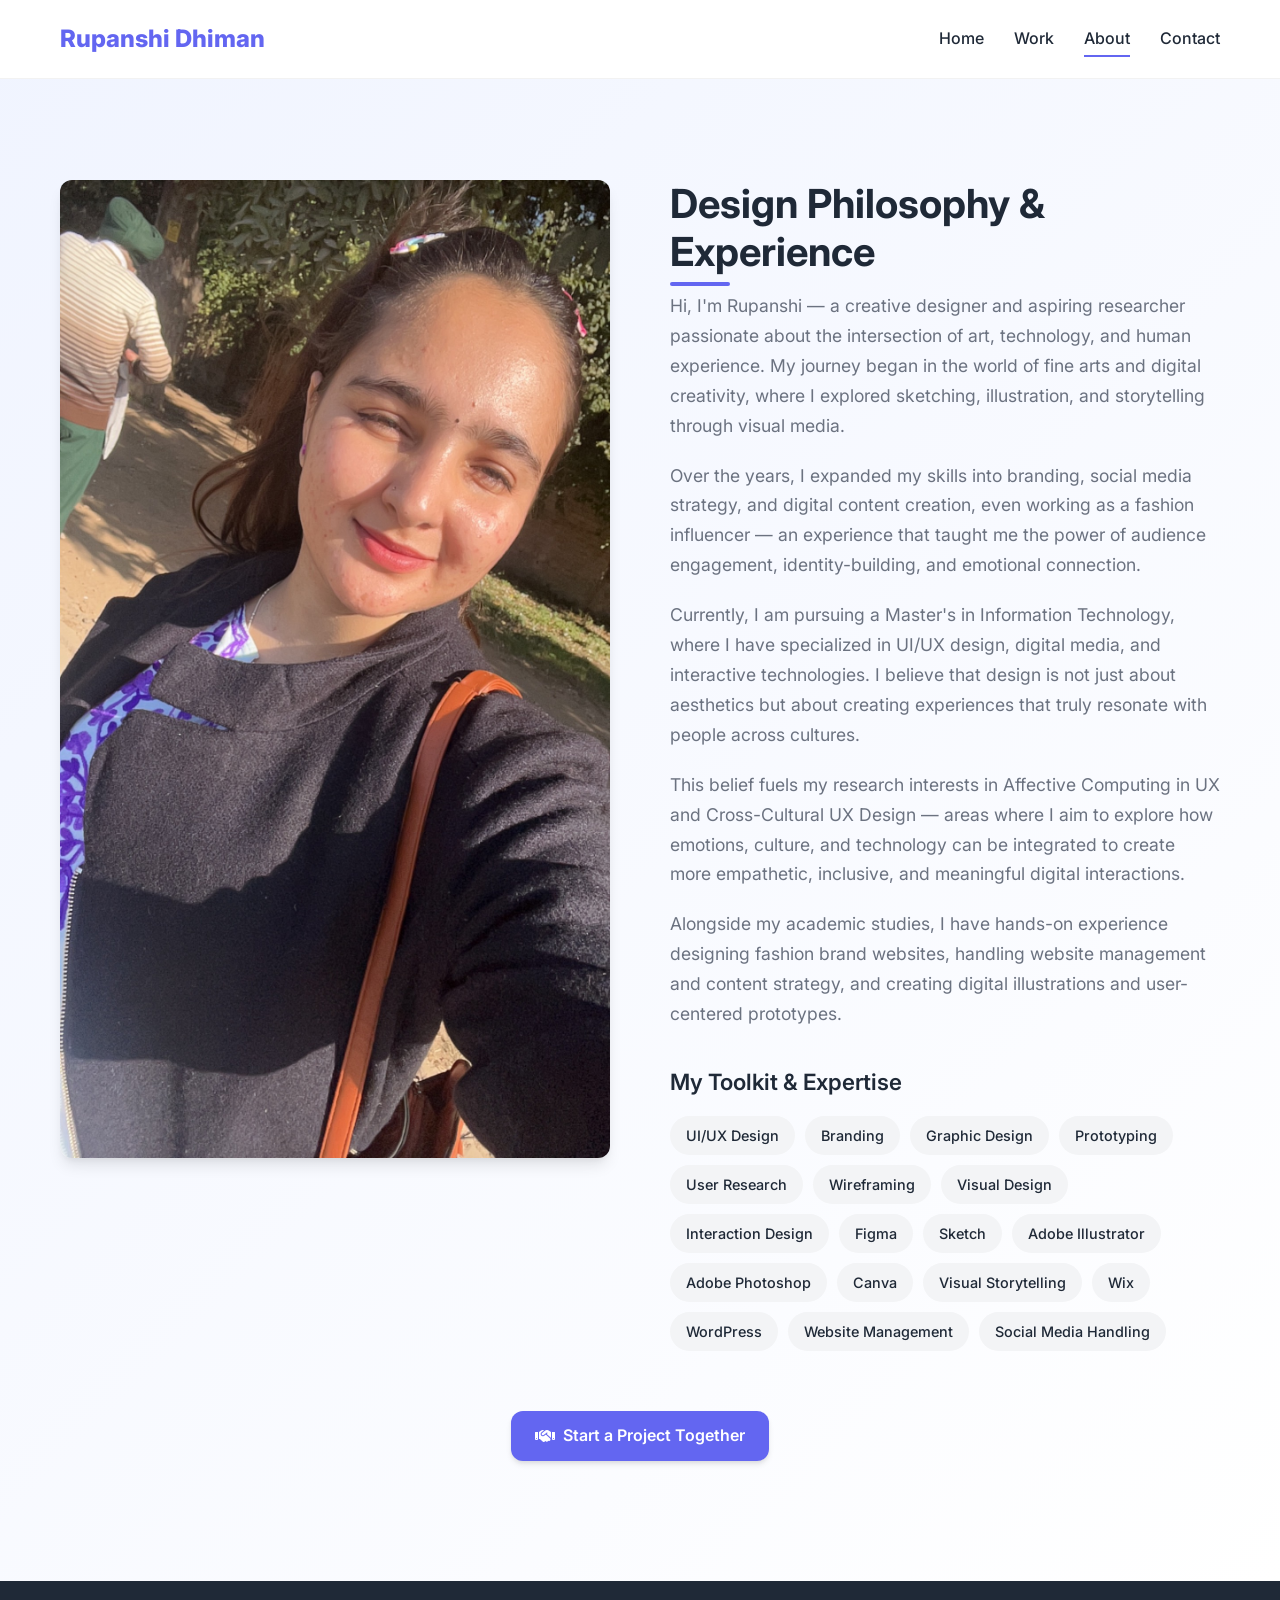
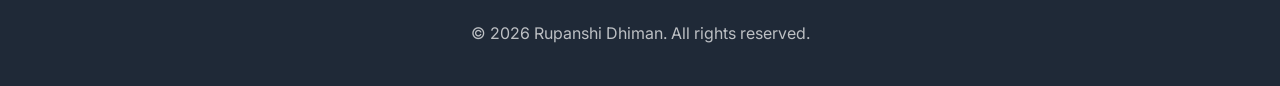
<file: about.html>
<!DOCTYPE html>
<html lang="en">
<head>
    <meta charset="UTF-8">
    <meta name="viewport" content="width=device-width, initial-scale=1.0">
    <title>Rupanshi Dhiman | About Me</title>
    <link rel="stylesheet" href="https://cdnjs.cloudflare.com/ajax/libs/font-awesome/6.4.0/css/all.min.css">
    <link href="https://fonts.googleapis.com/css2?family=Inter:wght@300;400;500;600;700;800&display=swap" rel="stylesheet">
    <style>
        :root {
            --primary: #6366F1;
            --primary-dark: #4F46E5;
            --primary-light: #A5B4FC;
            --text: #1F2937;
            --text-light: #6B7280;
            --background: #FFFFFF;
            --surface: #F9FAFB;
            --surface-dark: #F3F4F6;
            --accent: #10B981;
            --error: #EF4444;
            --shadow: 0 4px 6px -1px rgba(0, 0, 0, 0.1), 0 2px 4px -1px rgba(0, 0, 0, 0.06);
            --shadow-lg: 0 10px 15px -3px rgba(0, 0, 0, 0.1), 0 4px 6px -2px rgba(0, 0, 0, 0.05);
            --radius: 12px;
            --transition: all 0.3s cubic-bezier(0.4, 0, 0.2, 1);
        }

        * {
            margin: 0;
            padding: 0;
            box-sizing: border-box;
        }

        html {
            scroll-behavior: smooth;
        }

        body {
            font-family: 'Inter', sans-serif;
            line-height: 1.6;
            color: var(--text);
            background-color: var(--background);
            overflow-x: hidden;
        }

        .container {
            max-width: 1200px;
            margin: 0 auto;
            padding: 0 20px;
        }

        section {
            padding: 100px 0;
        }

        h1, h2, h3, h4 {
            font-weight: 700;
            line-height: 1.2;
            margin-bottom: 1rem;
        }

        h1 {
            font-size: 3.5rem;
        }

        h2 {
            font-size: 2.5rem;
        }

        h3 {
            font-size: 1.5rem;
        }

        p {
            margin-bottom: 1.5rem;
            color: var(--text-light);
        }

        a {
            text-decoration: none;
            color: inherit;
            transition: var(--transition);
        }

        .btn {
            display: inline-flex;
            align-items: center;
            gap: 8px;
            padding: 12px 24px;
            border-radius: var(--radius);
            font-weight: 600;
            transition: var(--transition);
            cursor: pointer;
            border: none;
            font-size: 1rem;
        }

        .btn-primary {
            background: var(--primary);
            color: white;
            box-shadow: var(--shadow);
        }

        .btn-primary:hover {
            background: var(--primary-dark);
            transform: translateY(-2px);
            box-shadow: var(--shadow-lg);
        }

        .btn-secondary {
            background: transparent;
            color: var(--primary);
            border: 2px solid var(--primary);
        }

        .btn-secondary:hover {
            background: var(--primary);
            color: white;
        }

        /* Header */
        .header {
            position: fixed;
            top: 0;
            left: 0;
            width: 100%;
            background: rgba(255, 255, 255, 0.95);
            backdrop-filter: blur(10px);
            z-index: 1000;
            padding: 20px 0;
            transition: var(--transition);
            border-bottom: 1px solid rgba(0, 0, 0, 0.05);
        }

        .header.scrolled {
            padding: 15px 0;
            box-shadow: var(--shadow);
        }

        .nav-container {
            display: flex;
            justify-content: space-between;
            align-items: center;
        }

        .logo {
            font-size: 1.5rem;
            font-weight: 800;
            color: var(--primary);
        }

        .nav-menu {
            display: flex;
            gap: 30px;
        }

        .nav-menu a {
            font-weight: 500;
            position: relative;
            padding: 5px 0;
        }

        .nav-menu a::after {
            content: '';
            position: absolute;
            bottom: 0;
            left: 0;
            width: 0;
            height: 2px;
            background: var(--primary);
            transition: var(--transition);
        }

        .nav-menu a:hover::after,
        .nav-menu a.active::after {
            width: 100%;
        }

        .menu-toggle {
            display: none;
            background: none;
            border: none;
            font-size: 1.5rem;
            cursor: pointer;
            color: var(--text);
        }

        /* About Section */
        .about {
            padding: 180px 0 120px;
            background: linear-gradient(135deg, #F0F4FF 0%, #FFFFFF 100%);
            position: relative;
            overflow: hidden;
        }

        .about::before {
            content: '';
            position: absolute;
            top: -50%;
            right: -10%;
            width: 600px;
            height: 600px;
            border-radius: 50%;
            background: linear-gradient(135deg, var(--primary-light) 0%, transparent 70%);
            opacity: 0.3;
        }

        .about-grid {
            display: grid;
            grid-template-columns: 1fr 1fr;
            gap: 60px;
            align-items: start;
            position: relative;
            z-index: 1;
        }

        .about-photo {
            position: relative;
        }

        .profile-img {
            width: 100%;
            border-radius: var(--radius);
            box-shadow: var(--shadow-lg);
            transition: var(--transition);
        }

        .profile-img:hover {
            transform: scale(1.02);
        }

        .about-content .section-title {
            position: relative;
            display: inline-block;
            margin-bottom: 15px;
        }

        .about-content .section-title::after {
            content: '';
            position: absolute;
            bottom: -10px;
            left: 0;
            width: 60px;
            height: 4px;
            background: var(--primary);
            border-radius: 2px;
        }

        .bio-text {
            margin-bottom: 20px;
            color: var(--text-light);
            font-size: 1.1rem;
            line-height: 1.7;
        }

        .skills-title {
            font-size: 1.4em;
            font-weight: 600;
            margin-top: 40px;
            margin-bottom: 15px;
        }

        .skills-list {
            display: flex;
            flex-wrap: wrap;
            gap: 10px;
            margin-top: 20px;
        }

        .skill-tag {
            background: var(--surface-dark);
            padding: 8px 16px;
            border-radius: 30px;
            font-size: 0.9rem;
            font-weight: 500;
            transition: var(--transition);
        }

        .skill-tag:hover {
            background: var(--primary);
            color: white;
            transform: translateY(-2px);
        }

        .about-cta {
            text-align: center;
            margin-top: 60px;
        }

        /* Footer */
        .footer {
            background: var(--text);
            color: white;
            padding: 40px 0;
            text-align: center;
        }

        .footer p {
            color: rgba(255, 255, 255, 0.7);
            margin-bottom: 0;
        }

        /* Responsive Design */
        @media (max-width: 992px) {
            h1 {
                font-size: 2.8rem;
            }
            
            h2 {
                font-size: 2.2rem;
            }
            
            .about-grid {
                grid-template-columns: 1fr;
                gap: 40px;
            }
            
            .about-content .section-title {
                text-align: center;
            }
            
            .about-content .section-title::after {
                left: 50%;
                transform: translateX(-50%);
            }
        }

        @media (max-width: 768px) {
            .nav-menu {
                display: none;
            }
            
            .menu-toggle {
                display: block;
            }
            
            .about {
                padding: 140px 0 80px;
            }
            
            section {
                padding: 80px 0;
            }
        }

        @media (max-width: 576px) {
            .container {
                padding: 0 15px;
            }
            
            h1 {
                font-size: 2.2rem;
            }
            
            h2 {
                font-size: 1.8rem;
            }
        }

        /* Animation classes */
        .fade-in {
            opacity: 0;
            transform: translateY(30px);
            transition: opacity 0.6s ease, transform 0.6s ease;
        }

        .fade-in.visible {
            opacity: 1;
            transform: translateY(0);
        }
    </style>
</head>
<body>
    <header class="header">
        <div class="container nav-container">
            <a href="index.html" class="logo">Rupanshi Dhiman</a>
            <nav class="nav-menu">
                <a href="index.html">Home</a>
                <a href="work.html">Work</a>
                <a href="about.html" class="active">About</a>
                <a href="contact.html">Contact</a>
            </nav>
            <button class="menu-toggle" aria-label="Toggle navigation">
                <i class="fas fa-bars"></i>
            </button>
        </div>
    </header>

    <main>
        <section id="about" class="about section">
            <div class="container">
                <div class="about-grid">
                    <div class="about-photo fade-in">
                        <img src="airport_chowk.JPG" alt="Rupanshi Dhiman Photo" class="profile-img">
                    </div>
                    <div class="about-content fade-in">
                        <h2 class="section-title">Design Philosophy & Experience</h2>
                        <p class="bio-text">Hi, I'm Rupanshi — a creative designer and aspiring researcher passionate about the intersection of art, technology, and human experience. My journey began in the world of fine arts and digital creativity, where I explored sketching, illustration, and storytelling through visual media.</p>
                        <p class="bio-text">Over the years, I expanded my skills into branding, social media strategy, and digital content creation, even working as a fashion influencer — an experience that taught me the power of audience engagement, identity-building, and emotional connection.</p>
                        <p class="bio-text">Currently, I am pursuing a Master's in Information Technology, where I have specialized in UI/UX design, digital media, and interactive technologies. I believe that design is not just about aesthetics but about creating experiences that truly resonate with people across cultures.</p>
                        <p class="bio-text">This belief fuels my research interests in Affective Computing in UX and Cross-Cultural UX Design — areas where I aim to explore how emotions, culture, and technology can be integrated to create more empathetic, inclusive, and meaningful digital interactions.</p>
                        <p class="bio-text">Alongside my academic studies, I have hands-on experience designing fashion brand websites, handling website management and content strategy, and creating digital illustrations and user-centered prototypes.</p>

                        <h3 class="skills-title">My Toolkit & Expertise</h3>
                        <div class="skills-list">
                            <span class="skill-tag">UI/UX Design</span>
                            <span class="skill-tag">Branding</span>
                            <span class="skill-tag">Graphic Design</span>
                            <span class="skill-tag">Prototyping</span>
                            <span class="skill-tag">User Research</span>
                            <span class="skill-tag">Wireframing</span>
                            <span class="skill-tag">Visual Design</span>
                            <span class="skill-tag">Interaction Design</span>
                            <span class="skill-tag">Figma</span>
                            <span class="skill-tag">Sketch</span>
                            <span class="skill-tag">Adobe Illustrator</span>
                            <span class="skill-tag">Adobe Photoshop</span>
                            <span class="skill-tag">Canva</span>
                            <span class="skill-tag">Visual Storytelling</span>
                            <span class="skill-tag">Wix</span>
                            <span class="skill-tag">WordPress</span>
                            <span class="skill-tag">Website Management</span>
                            <span class="skill-tag">Social Media Handling</span>
                        </div>
                    </div>
                </div>
                <div class="about-cta fade-in">
                    <a href="contact.html" class="btn btn-primary">
                        <i class="fas fa-handshake"></i> Start a Project Together
                    </a>
                </div>
            </div>
        </section>
    </main>

    <footer class="footer">
        <div class="container">
            <p>&copy; <span id="current-year"></span> Rupanshi Dhiman. All rights reserved.</p>
        </div>
    </footer>

    <script>
        document.addEventListener('DOMContentLoaded', () => {
            // 1. Header scroll effect
            const header = document.querySelector('.header');
            window.addEventListener('scroll', () => {
                if (window.scrollY > 50) {
                    header.classList.add('scrolled');
                } else {
                    header.classList.remove('scrolled');
                }
            });

            // 2. Mobile navigation toggle
            const menuToggle = document.querySelector('.menu-toggle');
            const navMenu = document.querySelector('.nav-menu');
            
            menuToggle.addEventListener('click', () => {
                navMenu.style.display = navMenu.style.display === 'flex' ? 'none' : 'flex';
                menuToggle.querySelector('i').classList.toggle('fa-bars');
                menuToggle.querySelector('i').classList.toggle('fa-times');
            });

            // 3. Scroll animations
            const fadeElements = document.querySelectorAll('.fade-in');
            
            const fadeInOnScroll = () => {
                fadeElements.forEach(element => {
                    const elementTop = element.getBoundingClientRect().top;
                    const elementVisible = 150;
                    
                    if (elementTop < window.innerHeight - elementVisible) {
                        element.classList.add('visible');
                    }
                });
            };
            
            window.addEventListener('scroll', fadeInOnScroll);
            fadeInOnScroll(); // Check on load

            // 4. Set current year in footer
            document.getElementById('current-year').textContent = new Date().getFullYear();

            // 5. Active navigation highlighting
            const navLinks = document.querySelectorAll('.nav-menu a');
            const currentPage = window.location.pathname.split('/').pop() || 'index.html';

            navLinks.forEach(link => {
                let linkHref = link.getAttribute('href').split('/').pop();
                if (linkHref === '' || linkHref.startsWith('#')) linkHref = 'index.html'; 

                if (linkHref === currentPage) {
                    link.classList.add('active');
                } else {
                    link.classList.remove('active');
                }
            });
        });
    </script>
</body>
</html>
</file>
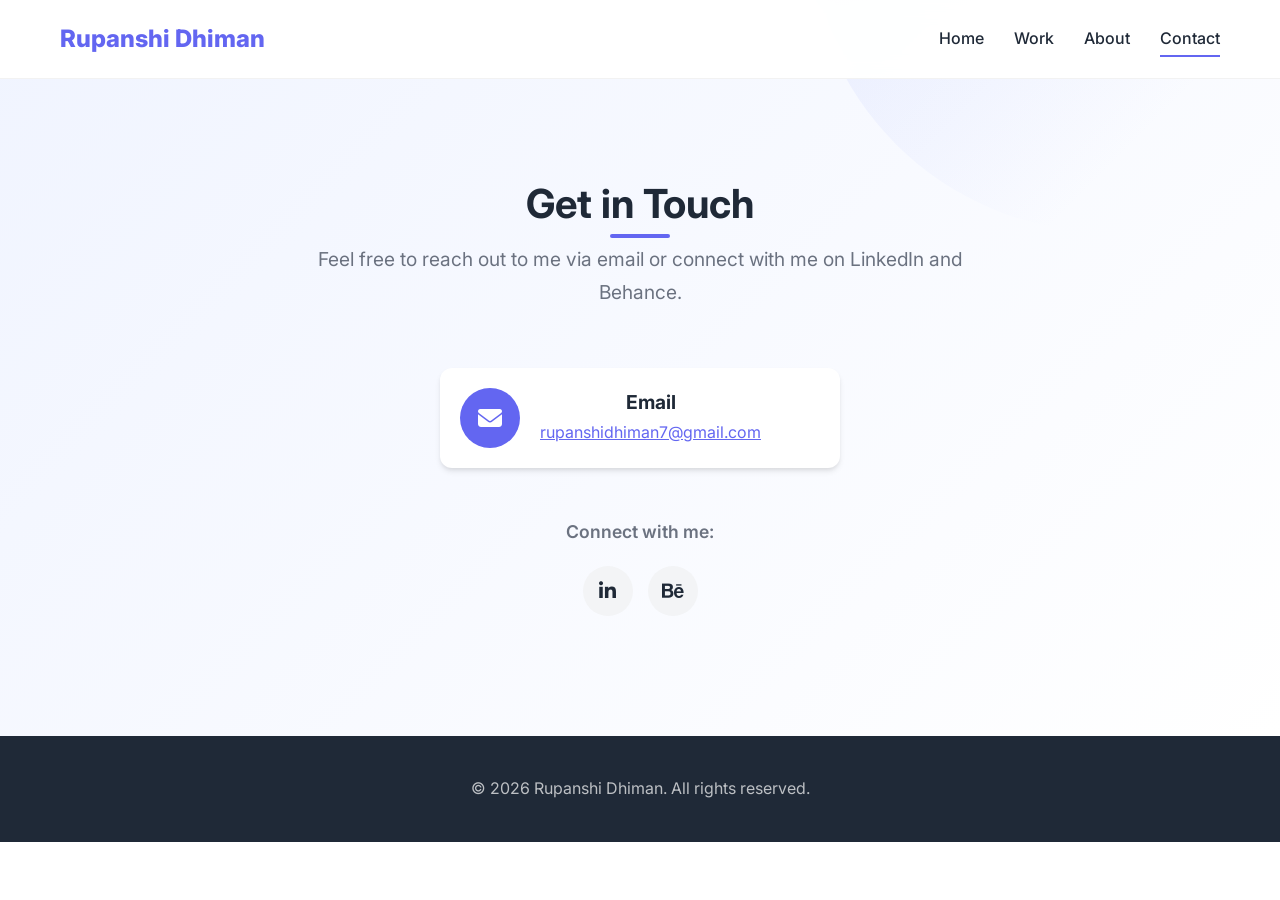
<file: contact.html>
<!DOCTYPE html>
<html lang="en">
<head>
    <meta charset="UTF-8">
    <meta name="viewport" content="width=device-width, initial-scale=1.0">
    <title>Rupanshi Dhiman | Contact</title>
    <link rel="stylesheet" href="https://cdnjs.cloudflare.com/ajax/libs/font-awesome/6.4.0/css/all.min.css">
    <link href="https://fonts.googleapis.com/css2?family=Inter:wght@300;400;500;600;700;800&display=swap" rel="stylesheet">
    <style>
        :root {
            --primary: #6366F1;
            --primary-dark: #4F46E5;
            --primary-light: #A5B4FC;
            --text: #1F2937;
            --text-light: #6B7280;
            --background: #FFFFFF;
            --surface: #F9FAFB;
            --surface-dark: #F3F4F6;
            --accent: #10B981;
            --error: #EF4444;
            --shadow: 0 4px 6px -1px rgba(0, 0, 0, 0.1), 0 2px 4px -1px rgba(0, 0, 0, 0.06);
            --shadow-lg: 0 10px 15px -3px rgba(0, 0, 0, 0.1), 0 4px 6px -2px rgba(0, 0, 0, 0.05);
            --radius: 12px;
            --transition: all 0.3s cubic-bezier(0.4, 0, 0.2, 1);
        }

        * {
            margin: 0;
            padding: 0;
            box-sizing: border-box;
        }

        html {
            scroll-behavior: smooth;
        }

        body {
            font-family: 'Inter', sans-serif;
            line-height: 1.6;
            color: var(--text);
            background-color: var(--background);
            overflow-x: hidden;
        }

        .container {
            max-width: 1200px;
            margin: 0 auto;
            padding: 0 20px;
        }

        section {
            padding: 100px 0;
        }

        h1, h2, h3, h4 {
            font-weight: 700;
            line-height: 1.2;
            margin-bottom: 1rem;
        }

        h2 {
            font-size: 2.5rem;
        }

        p {
            margin-bottom: 1.5rem;
            color: var(--text-light);
        }

        a {
            text-decoration: none;
            color: inherit;
            transition: var(--transition);
        }

        .btn {
            display: inline-flex;
            align-items: center;
            gap: 8px;
            padding: 12px 24px;
            border-radius: var(--radius);
            font-weight: 600;
            transition: var(--transition);
            cursor: pointer;
            border: none;
            font-size: 1rem;
        }

        .btn-primary {
            background: var(--primary);
            color: white;
            box-shadow: var(--shadow);
        }

        .btn-primary:hover {
            background: var(--primary-dark);
            transform: translateY(-2px);
            box-shadow: var(--shadow-lg);
        }

        /* Header */
        .header {
            position: fixed;
            top: 0;
            left: 0;
            width: 100%;
            background: rgba(255, 255, 255, 0.95);
            backdrop-filter: blur(10px);
            z-index: 1000;
            padding: 20px 0;
            transition: var(--transition);
            border-bottom: 1px solid rgba(0, 0, 0, 0.05);
        }

        .header.scrolled {
            padding: 15px 0;
            box-shadow: var(--shadow);
        }

        .nav-container {
            display: flex;
            justify-content: space-between;
            align-items: center;
        }

        .logo {
            font-size: 1.5rem;
            font-weight: 800;
            color: var(--primary);
        }

        .nav-menu {
            display: flex;
            gap: 30px;
        }

        .nav-menu a {
            font-weight: 500;
            position: relative;
            padding: 5px 0;
        }

        .nav-menu a::after {
            content: '';
            position: absolute;
            bottom: 0;
            left: 0;
            width: 0;
            height: 2px;
            background: var(--primary);
            transition: var(--transition);
        }

        .nav-menu a:hover::after,
        .nav-menu a.active::after {
            width: 100%;
        }

        .menu-toggle {
            display: none;
            background: none;
            border: none;
            font-size: 1.5rem;
            cursor: pointer;
            color: var(--text);
        }

        /* Contact Section */
        .contact {
            padding: 180px 0 120px;
            background: linear-gradient(135deg, #F0F4FF 0%, #FFFFFF 100%);
            position: relative;
            overflow: hidden;
        }

        .contact::before {
            content: '';
            position: absolute;
            top: -50%;
            right: -10%;
            width: 600px;
            height: 600px;
            border-radius: 50%;
            background: linear-gradient(135deg, var(--primary-light) 0%, transparent 70%);
            opacity: 0.3;
        }

        .contact-content {
            position: relative;
            z-index: 1;
            text-align: center;
        }

        .section-header {
            margin-bottom: 60px;
        }

        .section-title {
            position: relative;
            display: inline-block;
            margin-bottom: 15px;
        }

        .section-title::after {
            content: '';
            position: absolute;
            bottom: -10px;
            left: 50%;
            transform: translateX(-50%);
            width: 60px;
            height: 4px;
            background: var(--primary);
            border-radius: 2px;
        }

        .contact-pitch {
            font-size: 1.2rem;
            line-height: 1.7;
            max-width: 700px;
            margin-left: auto;
            margin-right: auto;
        }

        .contact-info {
            display: flex;
            flex-direction: column;
            gap: 30px;
            max-width: 400px;
            margin: 0 auto 50px;
        }

        .contact-item {
            display: flex;
            align-items: center;
            gap: 20px;
            padding: 20px;
            background: white;
            border-radius: var(--radius);
            box-shadow: var(--shadow);
            transition: var(--transition);
        }

        .contact-item:hover {
            transform: translateY(-5px);
            box-shadow: var(--shadow-lg);
        }

        .contact-icon {
            width: 60px;
            height: 60px;
            background: var(--primary);
            border-radius: 50%;
            display: flex;
            align-items: center;
            justify-content: center;
            color: white;
            font-size: 1.5rem;
            flex-shrink: 0;
        }

        .contact-details h3 {
            margin-bottom: 5px;
            font-size: 1.2rem;
        }

        .contact-details p {
            margin-bottom: 0;
            color: var(--text-light);
        }

        .contact-details a {
            color: var(--primary);
            text-decoration: underline;
        }

        .contact-details a:hover {
            color: var(--primary-dark);
        }

        .social-links {
            margin-top: 50px;
        }

        .social-links p {
            font-size: 1.1rem;
            font-weight: 600;
            margin-bottom: 20px;
        }

        .social-icons {
            display: flex;
            justify-content: center;
            gap: 15px;
        }

        .social-link {
            width: 50px;
            height: 50px;
            border-radius: 50%;
            background: var(--surface-dark);
            display: flex;
            align-items: center;
            justify-content: center;
            transition: var(--transition);
            font-size: 1.2rem;
        }

        .social-link:hover {
            background: var(--primary);
            color: white;
            transform: translateY(-3px);
        }

        /* Footer */
        .footer {
            background: var(--text);
            color: white;
            padding: 40px 0;
            text-align: center;
        }

        .footer p {
            color: rgba(255, 255, 255, 0.7);
            margin-bottom: 0;
        }

        /* Responsive Design */
        @media (max-width: 992px) {
            h2 {
                font-size: 2.2rem;
            }
        }

        @media (max-width: 768px) {
            .nav-menu {
                display: none;
            }
            
            .menu-toggle {
                display: block;
            }
            
            .contact {
                padding: 140px 0 80px;
            }
            
            section {
                padding: 80px 0;
            }
            
            .contact-item {
                flex-direction: column;
                text-align: center;
                gap: 15px;
            }
        }

        @media (max-width: 576px) {
            .container {
                padding: 0 15px;
            }
            
            h2 {
                font-size: 1.8rem;
            }
            
            .contact-item {
                padding: 15px;
            }
        }
    </style>
</head>
<body>
    <header class="header">
        <div class="container nav-container">
            <a href="index.html" class="logo">Rupanshi Dhiman</a>
            <nav class="nav-menu">
                <a href="index.html">Home</a>
                <a href="work.html">Work</a>
                <a href="about.html">About</a>
                <a href="contact.html" class="active">Contact</a>
            </nav>
            <button class="menu-toggle" aria-label="Toggle navigation">
                <i class="fas fa-bars"></i>
            </button>
        </div>
    </header>

    <main>
        <section id="contact" class="contact section">
            <div class="container">
                <div class="contact-content">
                    <div class="section-header">
                        <h2 class="section-title">Get in Touch</h2>
                        <p class="contact-pitch">Feel free to reach out to me via email or connect with me on LinkedIn and Behance.</p>
                    </div>

                    <div class="contact-info">
                        <div class="contact-item">
                            <div class="contact-icon">
                                <i class="fas fa-envelope"></i>
                            </div>
                            <div class="contact-details">
                                <h3>Email</h3>
                                <p><a href="mailto:hello@rupanshi.com">rupanshidhiman7@gmail.com</a></p>
                            </div>
                        </div>
                    </div>

                    <div class="social-links">
                        <p>Connect with me:</p>
                        <div class="social-icons">
                            <a href="https://www.linkedin.com/in/rupanshi-dhiman-358a882a1?utm_source=share&utm_campaign=share_via&utm_content=profile&utm_medium=ios_app" class="social-link" aria-label="LinkedIn" target="_blank">
                                <i class="fab fa-linkedin-in"></i>
                            </a>
                            <a href="https://www.behance.net/rupanshidhiman" class="social-link" aria-label="Behance" target="_blank">
                                <i class="fab fa-behance"></i>
                            </a>
                        </div>
                    </div>
                </div>
            </div>
        </section>
    </main>

    <footer class="footer">
        <div class="container">
            <p>&copy; <span id="current-year"></span> Rupanshi Dhiman. All rights reserved.</p>
        </div>
    </footer>

    <script>
        document.addEventListener('DOMContentLoaded', () => {
            // Header scroll effect
            const header = document.querySelector('.header');
            window.addEventListener('scroll', () => {
                if (window.scrollY > 50) {
                    header.classList.add('scrolled');
                } else {
                    header.classList.remove('scrolled');
                }
            });

            // Mobile navigation toggle
            const menuToggle = document.querySelector('.menu-toggle');
            const navMenu = document.querySelector('.nav-menu');
            
            menuToggle.addEventListener('click', () => {
                navMenu.style.display = navMenu.style.display === 'flex' ? 'none' : 'flex';
                menuToggle.querySelector('i').classList.toggle('fa-bars');
                menuToggle.querySelector('i').classList.toggle('fa-times');
            });

            // Set current year in footer
            document.getElementById('current-year').textContent = new Date().getFullYear();

            // Active navigation highlighting
            const navLinks = document.querySelectorAll('.nav-menu a');
            const currentPage = window.location.pathname.split('/').pop() || 'index.html';

            navLinks.forEach(link => {
                let linkHref = link.getAttribute('href').split('/').pop();
                if (linkHref === '' || linkHref.startsWith('#')) linkHref = 'index.html'; 

                if (linkHref === currentPage) {
                    link.classList.add('active');
                } else {
                    link.classList.remove('active');
                }
            });
        });
    </script>
</body>
</html>
</file>
